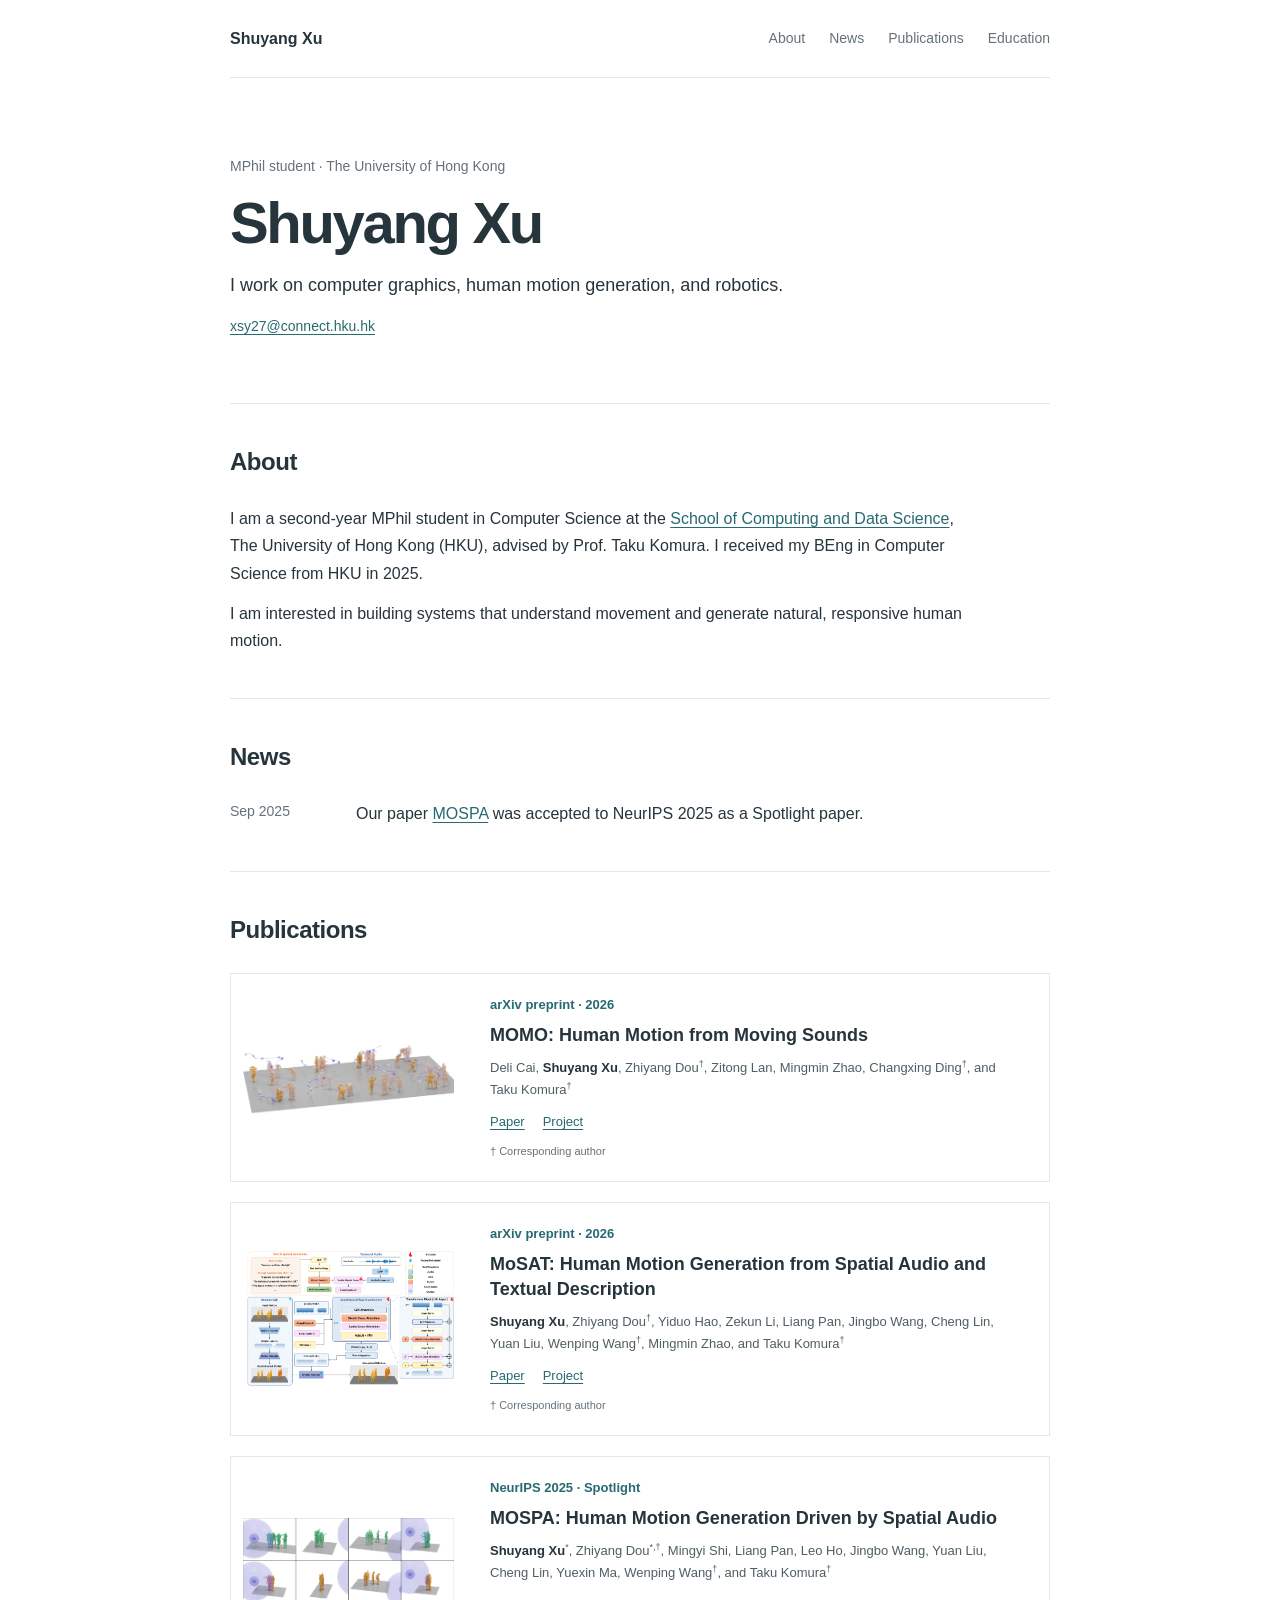
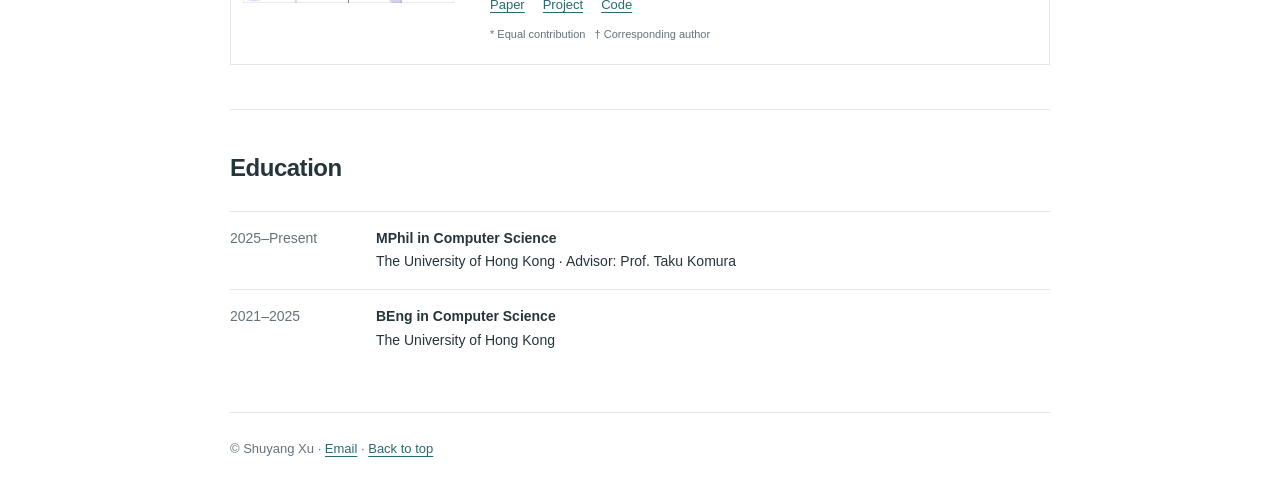
<file: index.html>
<!doctype html>
<html lang="en">
<head>
  <meta charset="utf-8">
  <meta name="viewport" content="width=device-width, initial-scale=1">
  <meta name="description" content="I am an MPhil student at the University of Hong Kong working on computer graphics, human motion, and robotics.">
  <title>Shuyang Xu</title>
  <link rel="stylesheet" href="style.css?v=20261015-3">
</head>
<body>
  <div class="page" id="top">
    <header class="site-header">
      <a class="site-name" href="#top">Shuyang Xu</a>
      <nav aria-label="Main navigation">
        <a href="#about">About</a>
        <a href="#news">News</a>
        <a href="#publications">Publications</a>
        <a href="#education">Education</a>
      </nav>
    </header>

    <main>
      <section class="intro" aria-labelledby="intro-title">
        <p class="role">MPhil student · The University of Hong Kong</p>
        <h1 id="intro-title">Shuyang Xu</h1>
        <p>I work on computer graphics, human motion generation, and robotics.</p>
        <a href="mailto:xsy27@connect.hku.hk">xsy27@connect.hku.hk</a>
      </section>

      <section class="section" id="about" aria-labelledby="about-title">
        <h2 id="about-title">About</h2>
        <p>I am a second-year MPhil student in Computer Science at the <a href="https://www.cds.hku.hk/" target="_blank" rel="noopener noreferrer">School of Computing and Data Science</a>, The University of Hong Kong (HKU), advised by Prof. Taku Komura. I received my BEng in Computer Science from HKU in 2025.</p>
        <p>I am interested in building systems that understand movement and generate natural, responsive human motion.</p>
      </section>

      <section class="section" id="news" aria-labelledby="news-title">
        <h2 id="news-title">News</h2>
        <div class="news-item">
          <time datetime="2025-09">Sep 2025</time>
          <p>Our paper <a href="#mospa">MOSPA</a> was accepted to NeurIPS 2025 as a Spotlight paper.</p>
        </div>
      </section>

      <section class="section" id="publications" aria-labelledby="publications-title">
        <h2 id="publications-title">Publications</h2>
        <!-- To add another publication, copy the article block below. -->
        <article class="publication" id="momo">
          <a class="publication-image" href="https://cdlchoi.github.io/projects/MOMO/" target="_blank" rel="noopener noreferrer" aria-label="Visit the MOMO project page">
            <img src="momo-teaser.png" alt="MOMO examples of human reactions to moving sound sources, with sound and motion trajectories" width="1864" height="669" loading="lazy">
          </a>
          <div class="publication-body">
            <p class="publication-venue">arXiv preprint &middot; 2026</p>
            <h3>MOMO: Human Motion from Moving Sounds</h3>
            <p class="authors">Deli Cai, <strong>Shuyang Xu</strong>, Zhiyang Dou<sup>&dagger;</sup>, Zitong Lan, Mingmin Zhao, Changxing Ding<sup>&dagger;</sup>, and Taku Komura<sup>&dagger;</sup></p>
            <p class="publication-links">
              <a href="https://arxiv.org/abs/2610.24522" target="_blank" rel="noopener noreferrer">Paper</a>
              <a href="https://cdlchoi.github.io/projects/MOMO/" target="_blank" rel="noopener noreferrer">Project</a>
            </p>
            <p class="author-note">&dagger; Corresponding author</p>
          </div>
        </article>
        <article class="publication" id="mosat">
          <a class="publication-image" href="MoSAT/" aria-label="Visit the MoSAT project page">
            <img src="mosat-white.svg" alt="MoSAT overview showing how text and spatial audio condition human motion generation" width="5155" height="3324" loading="lazy">
          </a>
          <div class="publication-body">
            <p class="publication-venue">arXiv preprint · 2026</p>
            <h3>MoSAT: Human Motion Generation from Spatial Audio and Textual Description</h3>
            <p class="authors"><strong>Shuyang Xu</strong>, Zhiyang Dou<sup>†</sup>, Yiduo Hao, Zekun Li, Liang Pan, Jingbo Wang, Cheng Lin, Yuan Liu, Wenping Wang<sup>†</sup>, Mingmin Zhao, and Taku Komura<sup>†</sup></p>
            <p class="publication-links">
              <a href="https://arxiv.org/pdf/2609.23797" target="_blank" rel="noopener noreferrer">Paper</a>
              <a href="MoSAT/">Project</a>
            </p>
            <p class="author-note">† Corresponding author</p>
          </div>
        </article>
        <article class="publication" id="mospa">
          <a class="publication-image" href="https://people.csail.mit.edu/frankzydou/projects/MOSPA/index.html" target="_blank" rel="noopener noreferrer" aria-label="MOSPA project page">
            <img src="mospa-white.svg" alt="MOSPA examples of human motion generated from spatial audio" width="3919" height="1573" loading="lazy">
          </a>
          <div class="publication-body">
            <p class="publication-venue">NeurIPS 2025 · Spotlight</p>
            <h3>MOSPA: Human Motion Generation Driven by Spatial Audio</h3>
            <p class="authors"><strong>Shuyang Xu</strong><sup>*</sup>, Zhiyang Dou<sup>*,†</sup>, Mingyi Shi, Liang Pan, Leo Ho, Jingbo Wang, Yuan Liu, Cheng Lin, Yuexin Ma, Wenping Wang<sup>†</sup>, and Taku Komura<sup>†</sup></p>
            <p class="publication-links">
              <a href="https://proceedings.neurips.cc/paper_files/paper/2025/hash/9c8df8de46c1a1b39b30b9f74be69c02-Abstract-Conference.html" target="_blank" rel="noopener noreferrer">Paper</a>
              <a href="https://people.csail.mit.edu/frankzydou/projects/MOSPA/index.html" target="_blank" rel="noopener noreferrer">Project</a>
              <a href="https://github.com/xsy27/Mospa-Acoustic-driven-Motion-Generation" target="_blank" rel="noopener noreferrer">Code</a>
            </p>
            <p class="author-note">* Equal contribution &nbsp; † Corresponding author</p>
          </div>
        </article>
      </section>

      <section class="section" id="education" aria-labelledby="education-title">
        <h2 id="education-title">Education</h2>
        <div class="education-item"><span>2025–Present</span><div><strong>MPhil in Computer Science</strong><br>The University of Hong Kong · Advisor: Prof. Taku Komura</div></div>
        <div class="education-item"><span>2021–2025</span><div><strong>BEng in Computer Science</strong><br>The University of Hong Kong</div></div>
      </section>
    </main>

    <footer>© Shuyang Xu · <a href="mailto:xsy27@connect.hku.hk">Email</a> · <a href="#top">Back to top</a></footer>
  </div>
</body>
</html>
</file>
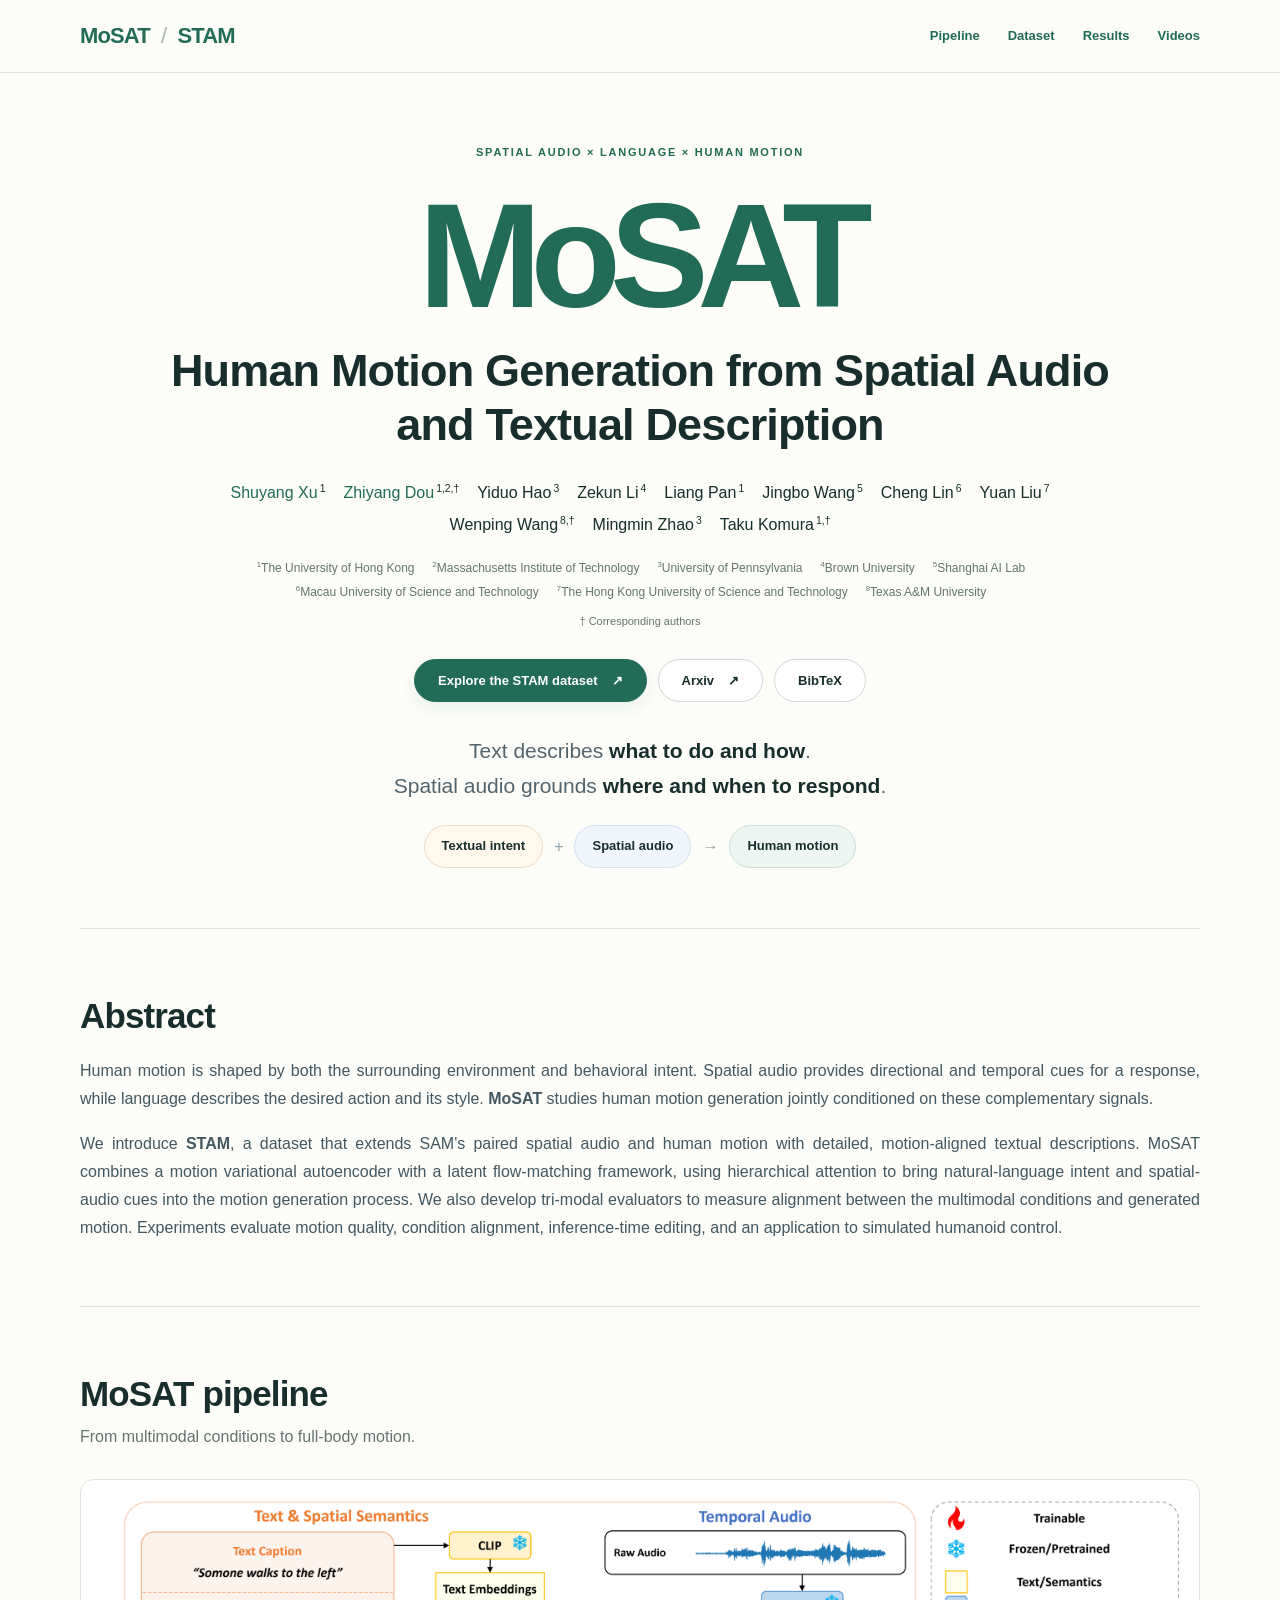
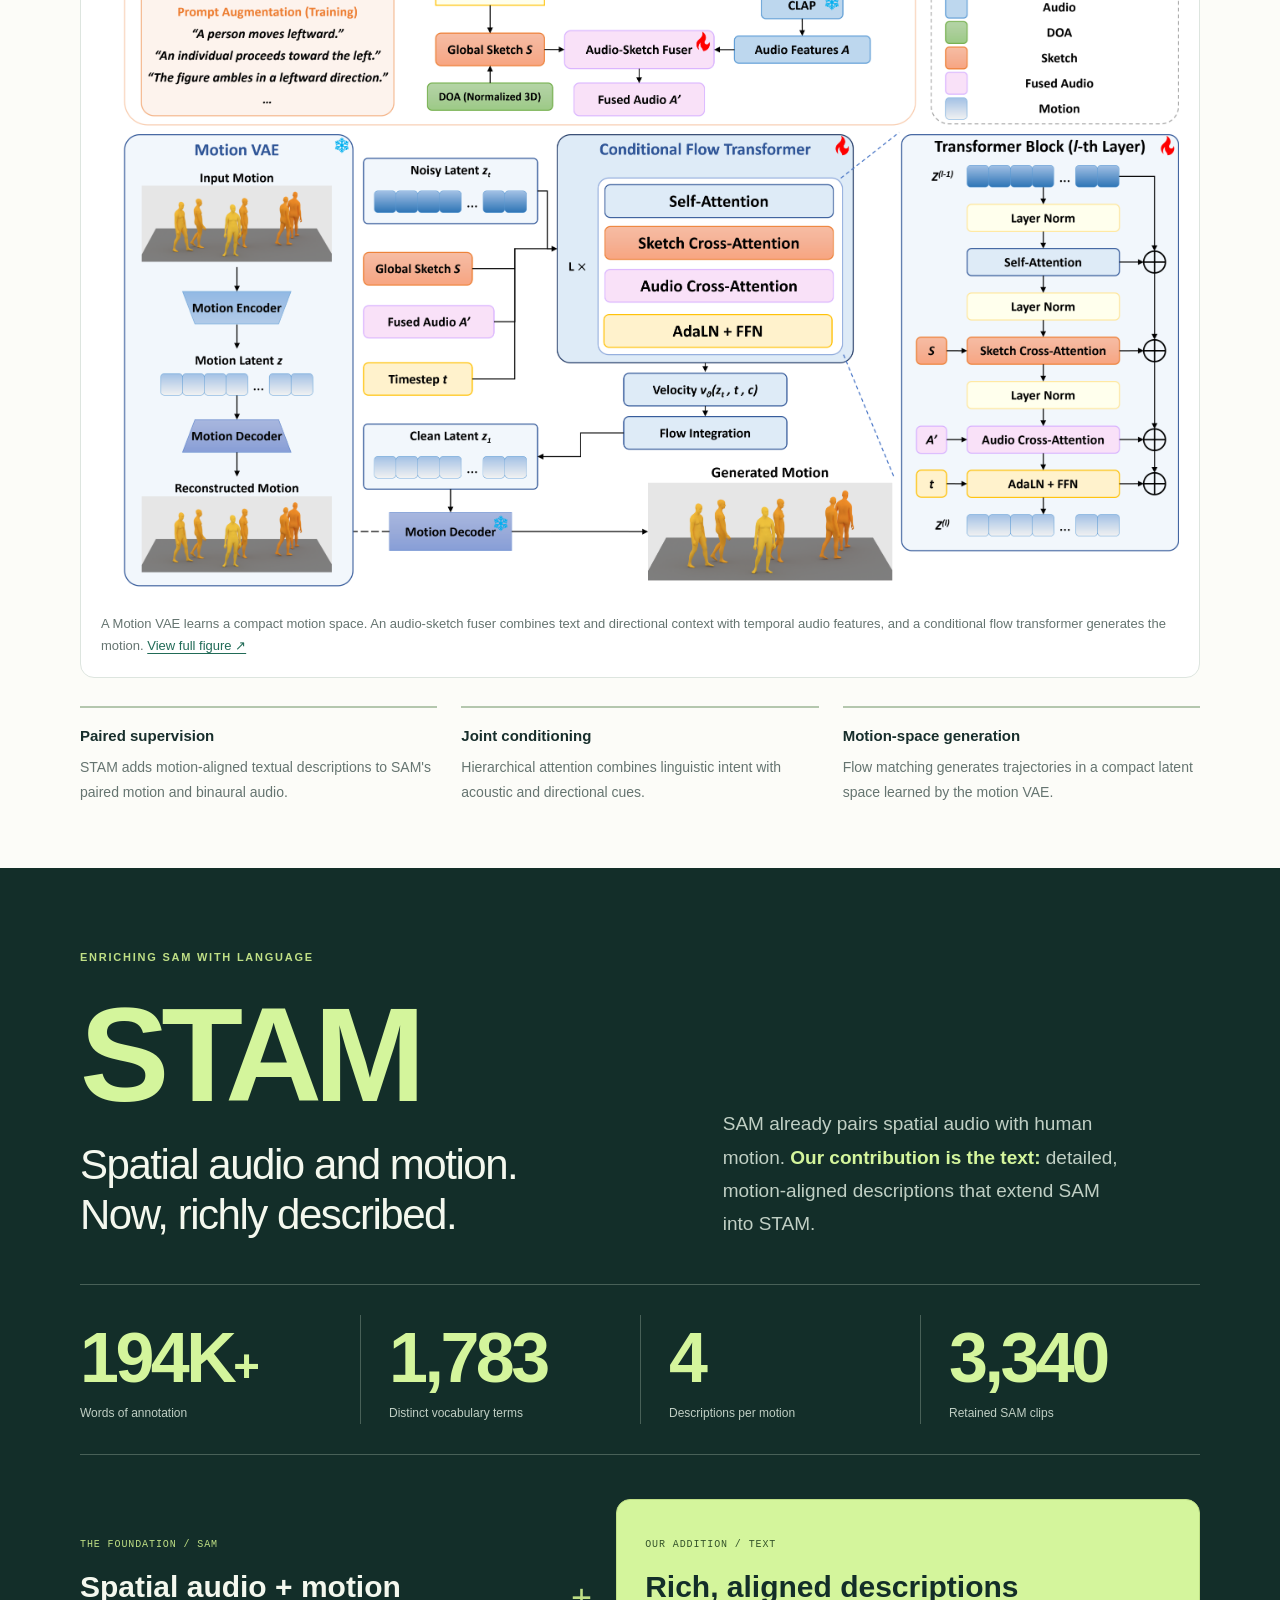
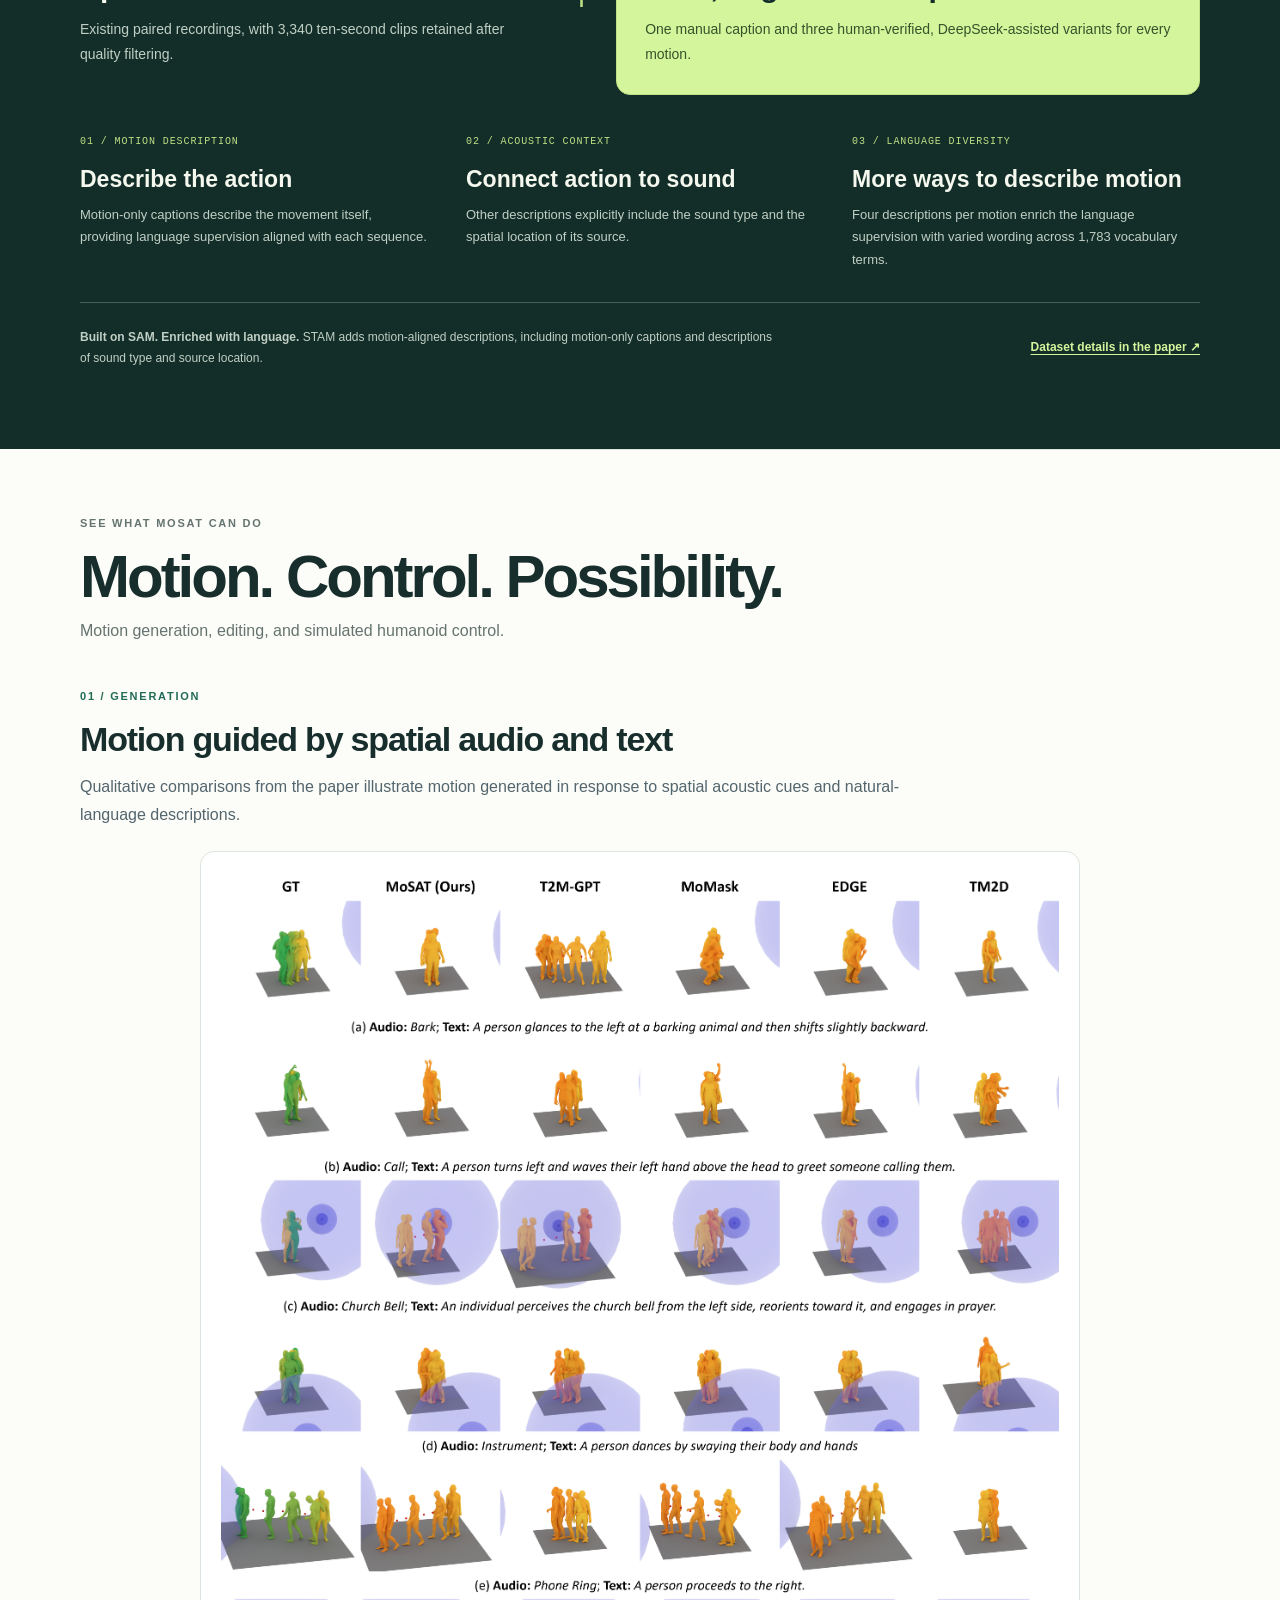
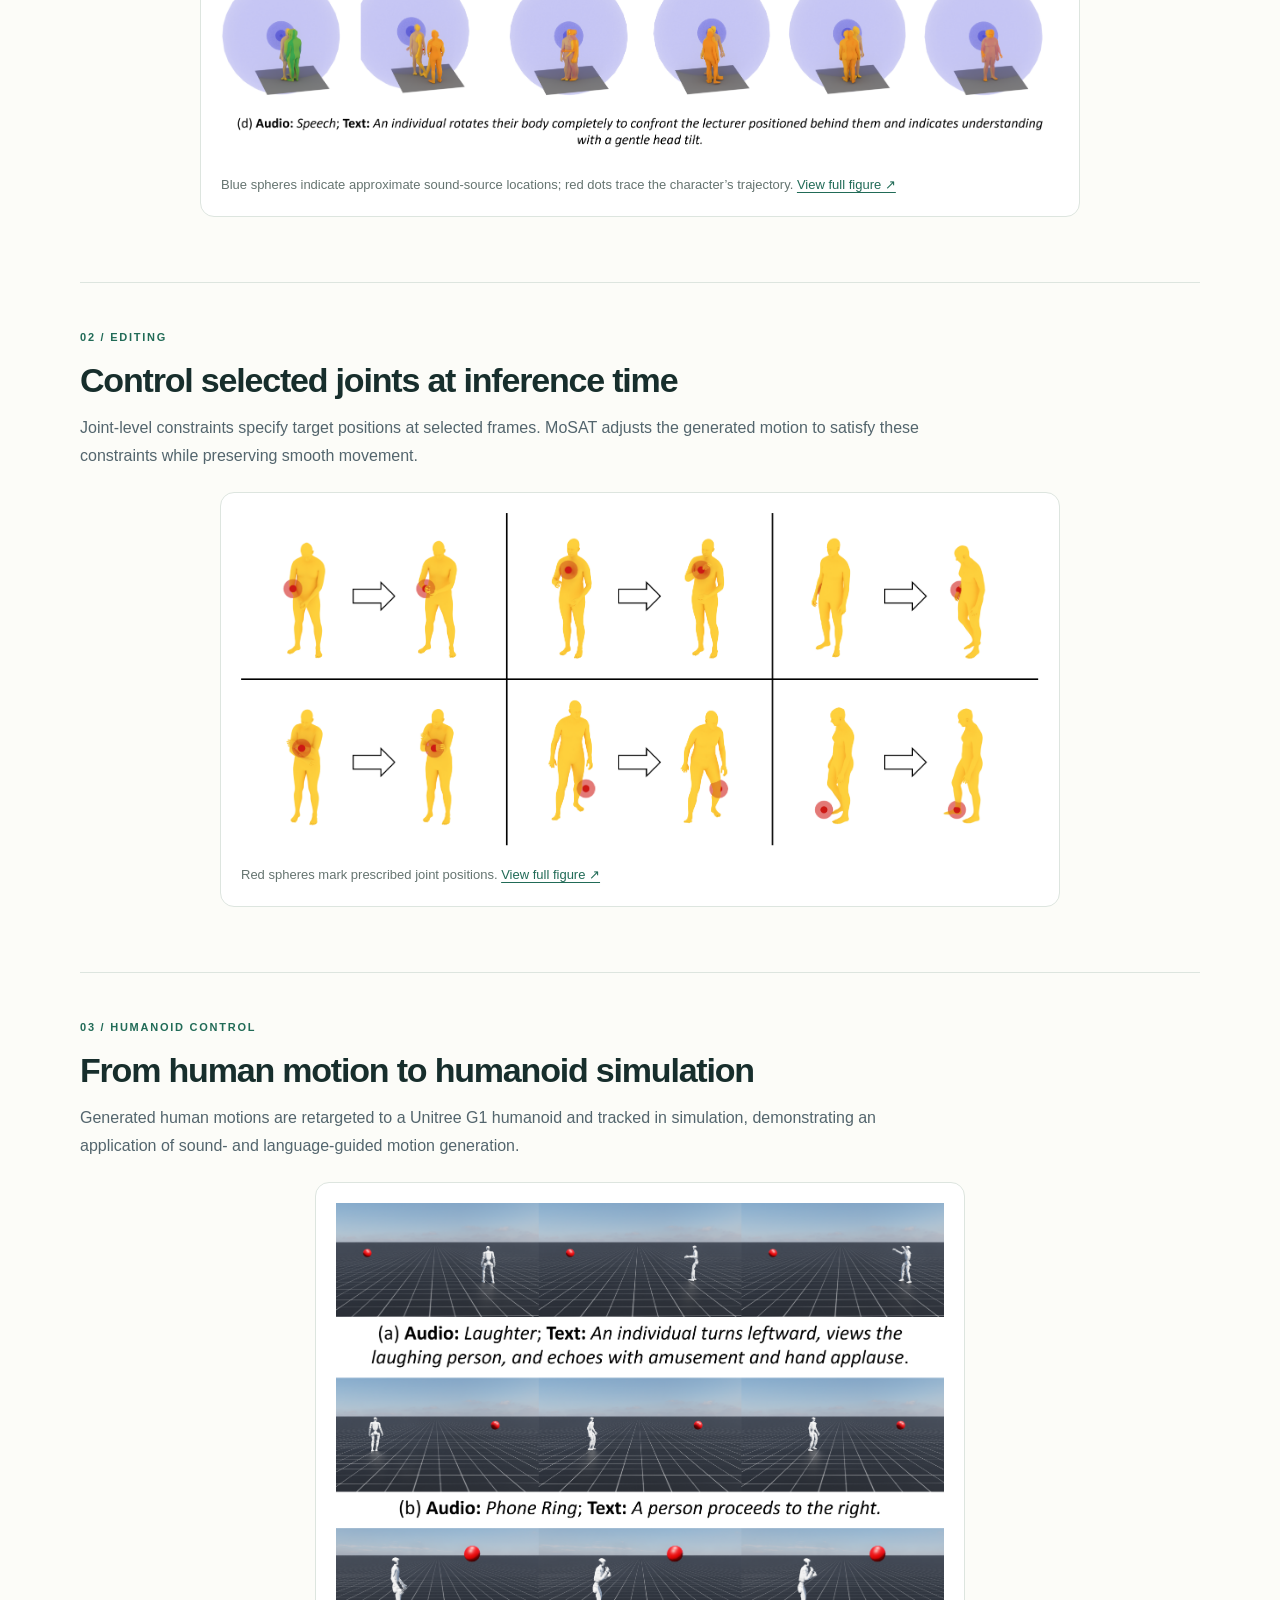
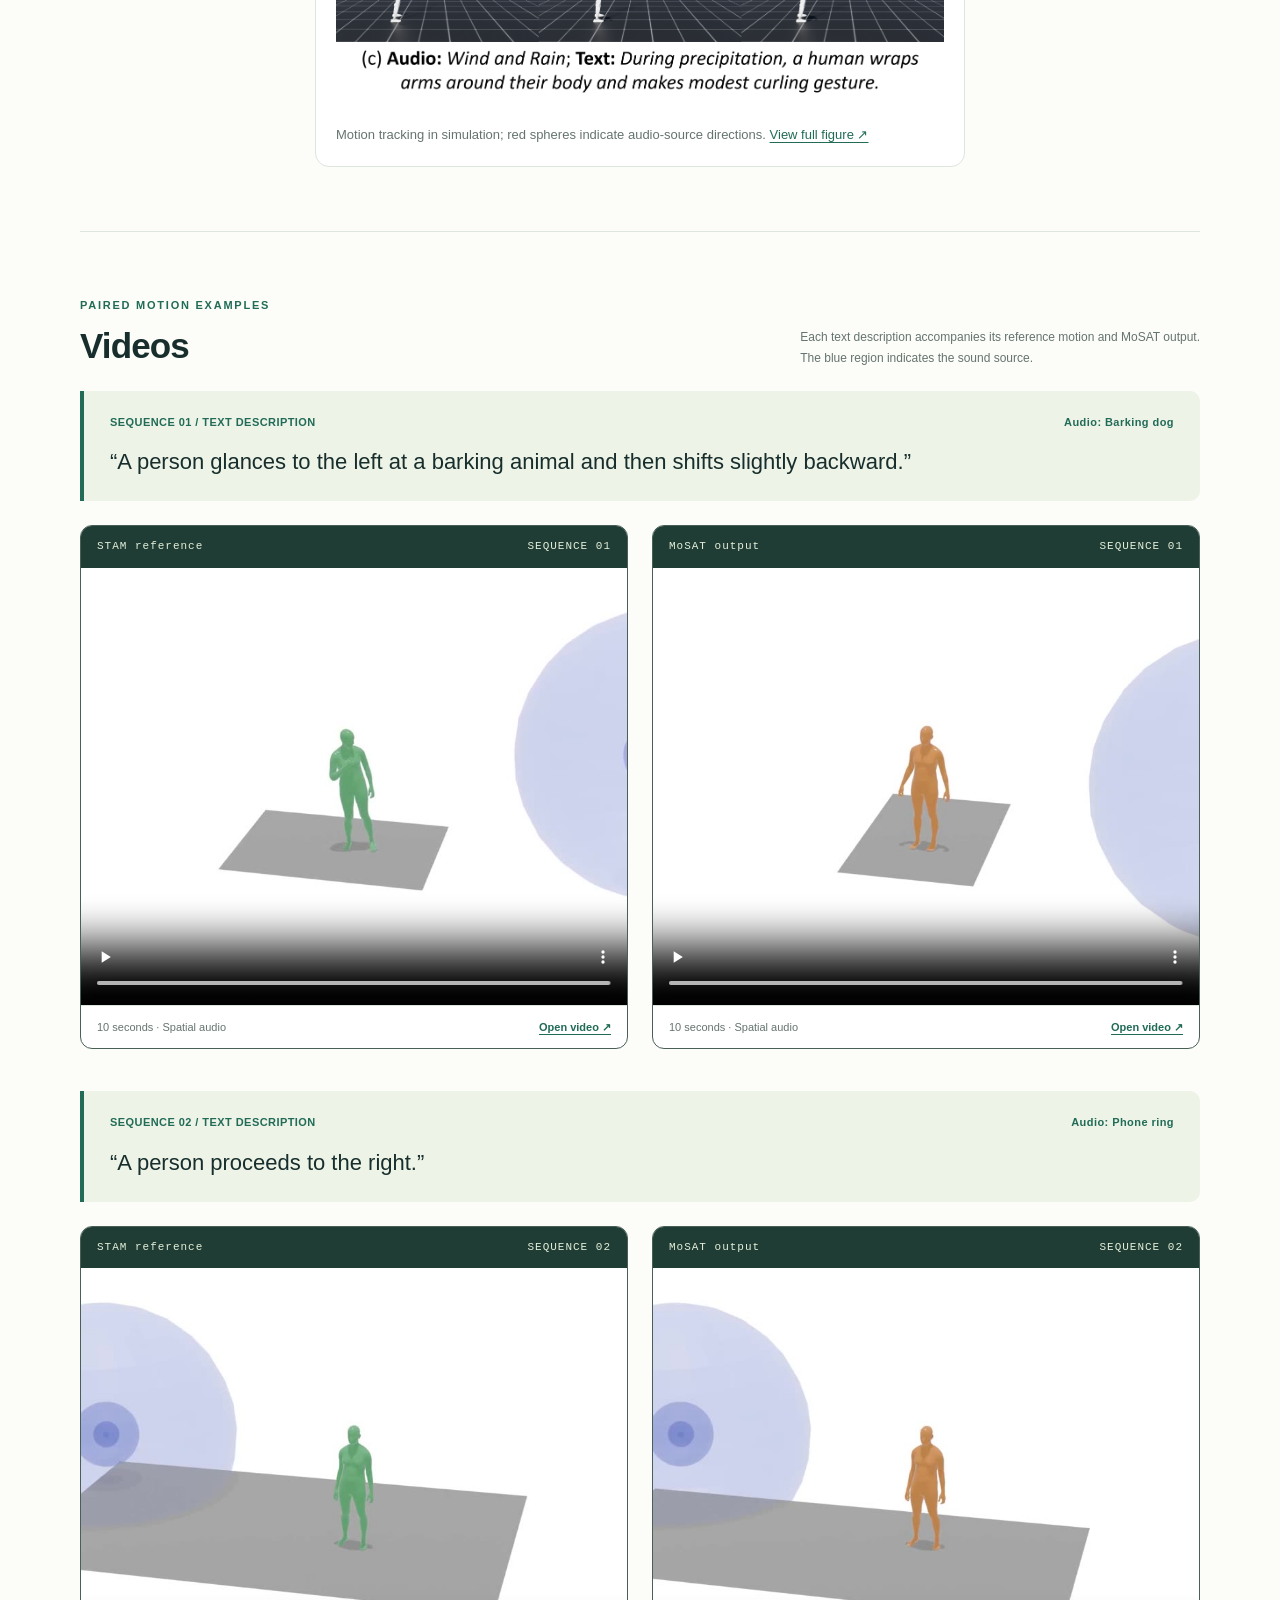
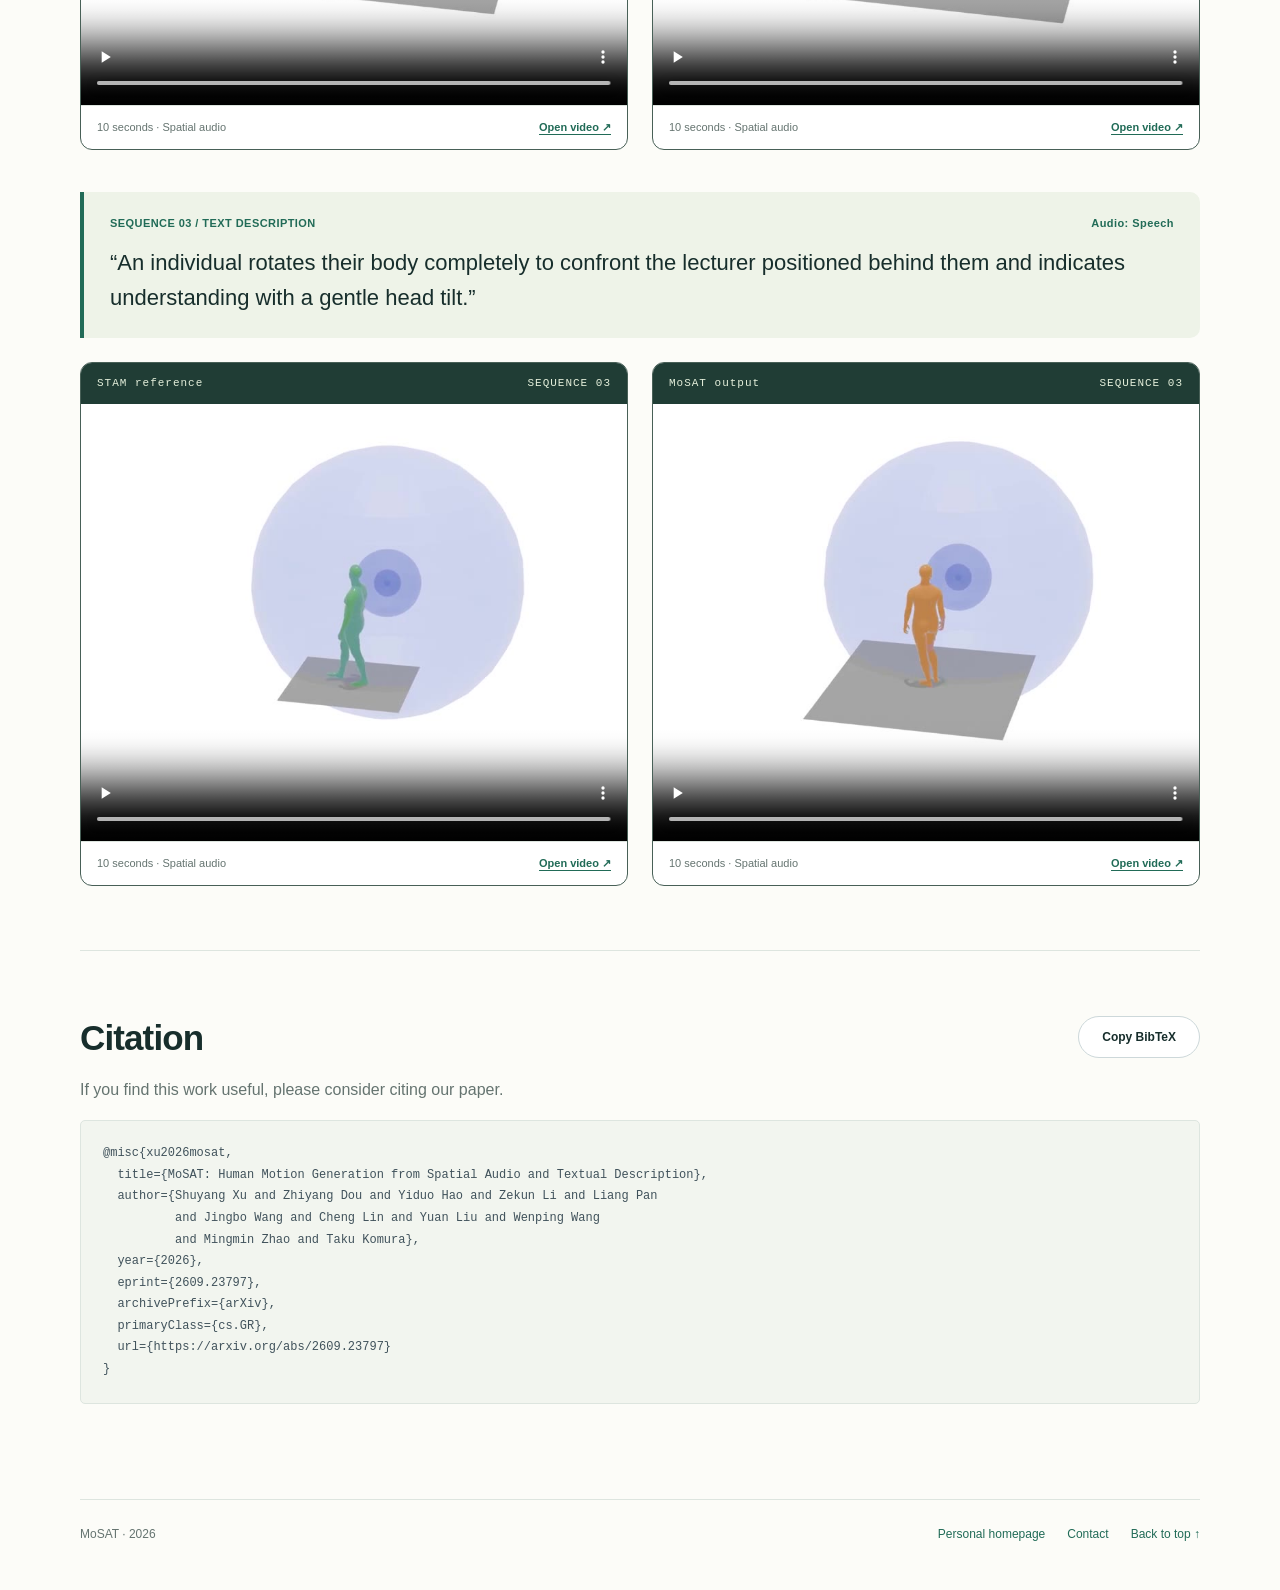
<file: MoSAT/index.html>
<!doctype html>
<html lang="en">
<head>
  <meta charset="utf-8">
  <meta name="viewport" content="width=device-width, initial-scale=1">
  <meta name="color-scheme" content="light">
  <meta name="description" content="MoSAT generates human motion jointly conditioned on spatial audio and natural-language descriptions. Explore STAM: rich text annotations extending SAM's paired spatial audio and motion.">
  <meta property="og:title" content="MoSAT: Human Motion Generation from Spatial Audio and Textual Description">
  <meta property="og:description" content="Human motion generation guided by spatial audio and natural-language intent.">
  <meta property="og:type" content="website">
  <meta property="og:url" content="https://xsy27.github.io/MoSAT/">
  <title>MoSAT — Human Motion Generation from Spatial Audio and Textual Description</title>
  <link rel="canonical" href="https://xsy27.github.io/MoSAT/">
  <link rel="stylesheet" href="style.css?v=7">
  <script src="script.js?v=7" defer></script>
</head>
<body>
  <a class="skip-link" href="#main">Skip to content</a>
  <header class="site-header"><nav class="container nav-bar" aria-label="Main navigation"><a class="wordmark" href="#main">MoSAT<span> / </span>STAM</a><div><a href="#overview">Pipeline</a><a href="#dataset">Dataset</a><a href="#results">Results</a><a href="#videos">Videos</a></div></nav></header>
  <main id="main">
    <section class="hero container" aria-labelledby="project-title">
      <p class="eyebrow">Spatial audio &times; language &times; human motion</p>
      <h1 id="project-title"><span class="project-name">MoSAT</span><span class="project-subtitle">Human Motion Generation from Spatial Audio and Textual Description</span></h1>
      <div class="author-list" aria-label="Authors">
        <span><a href="../index.html">Shuyang Xu</a><sup>1</sup></span>
        <span><a href="https://frank-zy-dou.github.io/" target="_blank" rel="noopener noreferrer">Zhiyang Dou</a><sup>1,2,†</sup></span>
        <span>Yiduo Hao<sup>3</sup></span>
        <span>Zekun Li<sup>4</sup></span>
        <span>Liang Pan<sup>1</sup></span>
        <span>Jingbo Wang<sup>5</sup></span>
        <span>Cheng Lin<sup>6</sup></span>
        <span>Yuan Liu<sup>7</sup></span>
        <span>Wenping Wang<sup>8,†</sup></span>
        <span>Mingmin Zhao<sup>3</sup></span>
        <span>Taku Komura<sup>1,†</sup></span>
      </div>
      <div class="affiliations">
        <span><sup>1</sup>The University of Hong Kong</span>
        <span><sup>2</sup>Massachusetts Institute of Technology</span>
        <span><sup>3</sup>University of Pennsylvania</span>
        <span><sup>4</sup>Brown University</span>
        <span><sup>5</sup>Shanghai AI Lab</span>
        <span><sup>6</sup>Macau University of Science and Technology</span>
        <span><sup>7</sup>The Hong Kong University of Science and Technology</span>
        <span><sup>8</sup>Texas A&amp;M University</span>
      </div>
      <p class="author-note">† Corresponding authors</p>
      <div class="resource-links">
        <a class="button primary dataset-button" href="#dataset">Explore the STAM dataset <span aria-hidden="true">&nearr;</span></a>
        <a class="button" href="https://arxiv.org/pdf/2609.23797" target="_blank" rel="noopener noreferrer">Arxiv <span aria-hidden="true">↗</span></a>
        <a class="button" href="#citation">BibTeX</a>
      </div>
      <p class="project-summary">Text describes <strong>what to do and how</strong>.<br>Spatial audio grounds <strong>where and when to respond</strong>.</p>
      <div class="conditioning" aria-label="Text and spatial audio jointly guide human motion generation">
        <span class="condition text-condition">Textual intent</span>
        <span class="join" aria-hidden="true">+</span>
        <span class="condition audio-condition">Spatial audio</span>
        <span class="join" aria-hidden="true">→</span>
        <span class="condition motion-condition">Human motion</span>
      </div>
    </section>

    <section class="section container abstract-section" id="abstract" aria-labelledby="abstract-title">
      <h2 id="abstract-title">Abstract</h2>
      <div class="reading-width">
        <p>Human motion is shaped by both the surrounding environment and behavioral intent. Spatial audio provides directional and temporal cues for a response, while language describes the desired action and its style. <strong>MoSAT</strong> studies human motion generation jointly conditioned on these complementary signals.</p>
        <p>We introduce <strong>STAM</strong>, a dataset that extends SAM's paired spatial audio and human motion with detailed, motion-aligned textual descriptions. MoSAT combines a motion variational autoencoder with a latent flow-matching framework, using hierarchical attention to bring natural-language intent and spatial-audio cues into the motion generation process. We also develop tri-modal evaluators to measure alignment between the multimodal conditions and generated motion. Experiments evaluate motion quality, condition alignment, inference-time editing, and an application to simulated humanoid control.</p>
      </div>
    </section>

    <section class="section container" id="overview" aria-labelledby="overview-title">
      <div class="section-heading"><h2 id="overview-title">MoSAT pipeline</h2><p>From multimodal conditions to full-body motion.</p></div>
      <figure class="paper-figure">
        <a href="assets/overview.svg" target="_blank" rel="noopener noreferrer" aria-label="Open the full MoSAT architecture figure">
          <img src="assets/overview.svg" width="5155" height="3324" alt="MoSAT architecture: a Motion VAE compresses motion; text, sound-source direction, and temporal audio features condition a flow-matching transformer" loading="lazy">
        </a>
        <figcaption>A Motion VAE learns a compact motion space. An audio-sketch fuser combines text and directional context with temporal audio features, and a conditional flow transformer generates the motion. <a href="assets/overview.svg" target="_blank" rel="noopener noreferrer">View full figure ↗</a></figcaption>
      </figure>
      <div class="method-notes">
        <div><h3>Paired supervision</h3><p>STAM adds motion-aligned textual descriptions to SAM's paired motion and binaural audio.</p></div>
        <div><h3>Joint conditioning</h3><p>Hierarchical attention combines linguistic intent with acoustic and directional cues.</p></div>
        <div><h3>Motion-space generation</h3><p>Flow matching generates trajectories in a compact latent space learned by the motion VAE.</p></div>
      </div>
    </section>

    <section class="dataset-wrap" id="dataset" aria-labelledby="dataset-title">
      <div class="container">
        <div class="dataset-heading"><div><p class="eyebrow">Enriching SAM with language</p><h2 id="dataset-title">STAM<span>Spatial audio and motion.<br>Now, richly described.</span></h2></div><p class="dataset-intro">SAM already pairs spatial audio with human motion. <strong>Our contribution is the text:</strong> detailed, motion-aligned descriptions that extend SAM into STAM.</p></div>
        <dl class="dataset-stats"><div><dt>Words of annotation</dt><dd>194K<span>+</span></dd></div><div><dt>Distinct vocabulary terms</dt><dd>1,783</dd></div><div><dt>Descriptions per motion</dt><dd>4</dd></div><div><dt>Retained SAM clips</dt><dd>3,340</dd></div></dl>
        <div class="dataset-extension" aria-label="STAM extends SAM with text annotations">
          <div class="sam-foundation"><span class="modality-number">THE FOUNDATION / SAM</span><h3>Spatial audio + motion</h3><p>Existing paired recordings, with 3,340 ten-second clips retained after quality filtering.</p></div>
          <span class="extension-plus" aria-hidden="true">+</span>
          <div class="text-contribution"><span class="modality-number">OUR ADDITION / TEXT</span><h3>Rich, aligned descriptions</h3><p>One manual caption and three human-verified, DeepSeek-assisted variants for every motion.</p></div>
        </div>
        <div class="modality-grid annotation-details"><article><span class="modality-number">01 / MOTION DESCRIPTION</span><h3>Describe the action</h3><p>Motion-only captions describe the movement itself, providing language supervision aligned with each sequence.</p></article><article><span class="modality-number">02 / ACOUSTIC CONTEXT</span><h3>Connect action to sound</h3><p>Other descriptions explicitly include the sound type and the spatial location of its source.</p></article><article><span class="modality-number">03 / LANGUAGE DIVERSITY</span><h3>More ways to describe motion</h3><p>Four descriptions per motion enrich the language supervision with varied wording across 1,783 vocabulary terms.</p></article></div>
        <div class="dataset-note"><p><strong>Built on SAM. Enriched with language.</strong> STAM adds motion-aligned descriptions, including motion-only captions and descriptions of sound type and source location.</p><a href="https://arxiv.org/pdf/2609.23797" target="_blank" rel="noopener noreferrer">Dataset details in the paper &nearr;</a></div>
      </div>
    </section>

    <section class="section container" id="results" aria-labelledby="results-title">
      <div class="section-heading"><p class="eyebrow">See what MoSAT can do</p><h2 id="results-title">Motion. Control. Possibility.</h2><p>Motion generation, editing, and simulated humanoid control.</p></div>
      <section class="result-panel" id="panel-generation" aria-labelledby="generation-title">
        <p class="eyebrow">01 / Generation</p>
        <h3 id="generation-title">Motion guided by spatial audio and text</h3>
        <p class="result-description">Qualitative comparisons from the paper illustrate motion generated in response to spatial acoustic cues and natural-language descriptions.</p>
        <figure class="paper-figure result-figure">
          <a href="assets/qualitative.svg" target="_blank" rel="noopener noreferrer" aria-label="Open the full qualitative comparison figure"><img src="assets/qualitative.svg" width="3898" height="4113" alt="Qualitative motion comparisons across multiple scenarios, with human motion sequences and blue spatial sound-source regions" loading="lazy"></a>
          <figcaption>Blue spheres indicate approximate sound-source locations; red dots trace the character’s trajectory. <a href="assets/qualitative.svg" target="_blank" rel="noopener noreferrer">View full figure ↗</a></figcaption>
        </figure>
      </section>
      <section class="result-panel" id="panel-editing" aria-labelledby="editing-title">
        <p class="eyebrow">02 / Editing</p>
        <h3 id="editing-title">Control selected joints at inference time</h3>
        <p class="result-description">Joint-level constraints specify target positions at selected frames. MoSAT adjusts the generated motion to satisfy these constraints while preserving smooth movement.</p>
        <figure class="paper-figure result-figure">
          <a href="assets/editing.svg" target="_blank" rel="noopener noreferrer" aria-label="Open the full joint-editing figure"><img src="assets/editing.svg" width="3746" height="1563" alt="Six examples of joint-constraint editing with red spheres marking target positions before and after motion adjustment" loading="lazy"></a>
          <figcaption>Red spheres mark prescribed joint positions. <a href="assets/editing.svg" target="_blank" rel="noopener noreferrer">View full figure ↗</a></figcaption>
        </figure>
      </section>
      <section class="result-panel" id="panel-humanoid" aria-labelledby="humanoid-title">
        <p class="eyebrow">03 / Humanoid control</p>
        <h3 id="humanoid-title">From human motion to humanoid simulation</h3>
        <p class="result-description">Generated human motions are retargeted to a Unitree G1 humanoid and tracked in simulation, demonstrating an application of sound- and language-guided motion generation.</p>
        <figure class="paper-figure result-figure">
          <a href="assets/humanoid.svg" target="_blank" rel="noopener noreferrer" aria-label="Open the full simulated humanoid-control figure"><img src="assets/humanoid.svg" width="2771" height="2294" alt="Unitree G1 humanoid in simulation tracking three motions generated from paired spatial audio and text" loading="lazy"></a>
          <figcaption>Motion tracking in simulation; red spheres indicate audio-source directions. <a href="assets/humanoid.svg" target="_blank" rel="noopener noreferrer">View full figure ↗</a></figcaption>
        </figure>
      </section>
    </section>

    <section class="section container videos-section" id="videos" aria-labelledby="videos-title">
        <div class="reel-heading"><div><p class="eyebrow">Paired motion examples</p><h2 id="videos-title">Videos</h2></div><p>Each text description accompanies its reference motion and MoSAT output.<br>The blue region indicates the sound source.</p></div>
        <div class="video-grid" aria-label="Three reference and generated motion pairs">
          <!-- Caption variant cross-checked against the source presentation figures; sequence 0042112. -->
          <div class="sequence-description" id="description-0042112">
            <div class="sequence-meta"><span>SEQUENCE 01 / TEXT DESCRIPTION</span><span>Audio: Barking dog</span></div>
            <blockquote>&ldquo;A person glances to the left at a barking animal and then shifts slightly backward.&rdquo;</blockquote>
          </div>
          <figure class="motion-reel">
            <div class="reel-topline"><span>STAM reference</span><span>SEQUENCE 01</span></div>
            <video controls playsinline loop preload="metadata" poster="assets/0042112-reference.jpg" aria-label="STAM reference, sequence 1" aria-describedby="description-0042112"><source src="assets/videos/0042112-reference.webm" type="video/webm"><source src="assets/videos/0042112-reference.mp4" type="video/mp4">Use Open video below to watch this clip.</video>
            <figcaption><span>10 seconds &middot; Spatial audio</span><a href="assets/videos/0042112-reference.mp4" target="_blank" rel="noopener">Open video &nearr;</a></figcaption>
            <p class="video-error" role="status" hidden>Video unavailable in this preview. Use Open video, or open this page in a regular browser.</p>
          </figure>
          <figure class="motion-reel">
            <div class="reel-topline"><span>MoSAT output</span><span>SEQUENCE 01</span></div>
            <video controls playsinline loop preload="metadata" poster="assets/0042112-generated.jpg" aria-label="MoSAT output, sequence 1" aria-describedby="description-0042112"><source src="assets/videos/0042112-generated.webm" type="video/webm"><source src="assets/videos/0042112-generated.mp4" type="video/mp4">Use Open video below to watch this clip.</video>
            <figcaption><span>10 seconds &middot; Spatial audio</span><a href="assets/videos/0042112-generated.mp4" target="_blank" rel="noopener">Open video &nearr;</a></figcaption>
            <p class="video-error" role="status" hidden>Video unavailable in this preview. Use Open video, or open this page in a regular browser.</p>
          </figure>
          <!-- Caption variant cross-checked against the source presentation figures; sequence 0591012. -->
          <div class="sequence-description" id="description-0591012">
            <div class="sequence-meta"><span>SEQUENCE 02 / TEXT DESCRIPTION</span><span>Audio: Phone ring</span></div>
            <blockquote>&ldquo;A person proceeds to the right.&rdquo;</blockquote>
          </div>
          <figure class="motion-reel">
            <div class="reel-topline"><span>STAM reference</span><span>SEQUENCE 02</span></div>
            <video controls playsinline loop preload="metadata" poster="assets/0591012-reference.jpg" aria-label="STAM reference, sequence 2" aria-describedby="description-0591012"><source src="assets/videos/0591012-reference.webm" type="video/webm"><source src="assets/videos/0591012-reference.mp4" type="video/mp4">Use Open video below to watch this clip.</video>
            <figcaption><span>10 seconds &middot; Spatial audio</span><a href="assets/videos/0591012-reference.mp4" target="_blank" rel="noopener">Open video &nearr;</a></figcaption>
            <p class="video-error" role="status" hidden>Video unavailable in this preview. Use Open video, or open this page in a regular browser.</p>
          </figure>
          <figure class="motion-reel">
            <div class="reel-topline"><span>MoSAT output</span><span>SEQUENCE 02</span></div>
            <video controls playsinline loop preload="metadata" poster="assets/0591012-generated.jpg" aria-label="MoSAT output, sequence 2" aria-describedby="description-0591012"><source src="assets/videos/0591012-generated.webm" type="video/webm"><source src="assets/videos/0591012-generated.mp4" type="video/mp4">Use Open video below to watch this clip.</video>
            <figcaption><span>10 seconds &middot; Spatial audio</span><a href="assets/videos/0591012-generated.mp4" target="_blank" rel="noopener">Open video &nearr;</a></figcaption>
            <p class="video-error" role="status" hidden>Video unavailable in this preview. Use Open video, or open this page in a regular browser.</p>
          </figure>
          <!-- Caption variant cross-checked against the source presentation figures; sequence 0713000. -->
          <div class="sequence-description" id="description-0713000">
            <div class="sequence-meta"><span>SEQUENCE 03 / TEXT DESCRIPTION</span><span>Audio: Speech</span></div>
            <blockquote>&ldquo;An individual rotates their body completely to confront the lecturer positioned behind them and indicates understanding with a gentle head tilt.&rdquo;</blockquote>
          </div>
          <figure class="motion-reel">
            <div class="reel-topline"><span>STAM reference</span><span>SEQUENCE 03</span></div>
            <video controls playsinline loop preload="metadata" poster="assets/0713000-reference.jpg" aria-label="STAM reference, sequence 3" aria-describedby="description-0713000"><source src="assets/videos/0713000-reference.webm" type="video/webm"><source src="assets/videos/0713000-reference.mp4" type="video/mp4">Use Open video below to watch this clip.</video>
            <figcaption><span>10 seconds &middot; Spatial audio</span><a href="assets/videos/0713000-reference.mp4" target="_blank" rel="noopener">Open video &nearr;</a></figcaption>
            <p class="video-error" role="status" hidden>Video unavailable in this preview. Use Open video, or open this page in a regular browser.</p>
          </figure>
          <figure class="motion-reel">
            <div class="reel-topline"><span>MoSAT output</span><span>SEQUENCE 03</span></div>
            <video controls playsinline loop preload="metadata" poster="assets/0713000-generated.jpg" aria-label="MoSAT output, sequence 3" aria-describedby="description-0713000"><source src="assets/videos/0713000-generated.webm" type="video/webm"><source src="assets/videos/0713000-generated.mp4" type="video/mp4">Use Open video below to watch this clip.</video>
            <figcaption><span>10 seconds &middot; Spatial audio</span><a href="assets/videos/0713000-generated.mp4" target="_blank" rel="noopener">Open video &nearr;</a></figcaption>
            <p class="video-error" role="status" hidden>Video unavailable in this preview. Use Open video, or open this page in a regular browser.</p>
          </figure>
        </div>
    </section>

    <section class="section container" id="citation" aria-labelledby="citation-title">
      <div class="citation-heading"><h2 id="citation-title">Citation</h2><div class="citation-actions"><button type="button" class="button small" id="copy-citation" hidden>Copy BibTeX</button></div></div>
      <p>If you find this work useful, please consider citing our paper.</p>
      <pre class="citation"><code id="bibtex">@misc{xu2026mosat,
  title={MoSAT: Human Motion Generation from Spatial Audio and Textual Description},
  author={Shuyang Xu and Zhiyang Dou and Yiduo Hao and Zekun Li and Liang Pan
          and Jingbo Wang and Cheng Lin and Yuan Liu and Wenping Wang
          and Mingmin Zhao and Taku Komura},
  year={2026},
  eprint={2609.23797},
  archivePrefix={arXiv},
  primaryClass={cs.GR},
  url={https://arxiv.org/abs/2609.23797}
}</code></pre>
      <p class="copy-status" id="copy-status" role="status" aria-live="polite"></p>
    </section>
  </main>

  <footer class="container footer"><span>MoSAT · 2026</span><div><a href="../index.html">Personal homepage</a><a href="mailto:xsy27@connect.hku.hk">Contact</a><a href="#main">Back to top ↑</a></div></footer>
</body>
</html>
</file>
<file: style.css>
:root { color-scheme: only light; --ink: #26343c; --muted: #65727a; --link: #276a71; --line: #e3e7e7; }
* { box-sizing: border-box; }
html { scroll-behavior: smooth; }
body { margin: 0; background: #fff; color: var(--ink); font: 16px/1.7 -apple-system, BlinkMacSystemFont, "Segoe UI", sans-serif; }
a { color: var(--link); text-underline-offset: 3px; }
a:hover { color: #17464c; }
a:focus-visible { outline: 2px solid var(--link); outline-offset: 3px; }
.page { width: min(820px, calc(100% - 40px)); margin: 0 auto; }
.site-header { display: flex; align-items: center; justify-content: space-between; gap: 24px; padding: 25px 0; border-bottom: 1px solid var(--line); }
.site-name { color: var(--ink); font-size: 16px; font-weight: 700; text-decoration: none; white-space: nowrap; }
nav { display: flex; flex-wrap: wrap; gap: 10px 24px; }
nav a { color: var(--muted); font-size: 14px; text-decoration: none; }
nav a:hover { color: var(--link); }
.intro { padding: 77px 0 64px; }
.role { margin: 0 0 9px; color: var(--muted); font-size: 14px; }
h1, h2, h3, p { margin-top: 0; }
h1 { margin-bottom: 12px; font-size: clamp(40px, 6vw, 58px); font-weight: 650; line-height: 1.2; letter-spacing: -.04em; }
.intro > p:not(.role) { margin-bottom: 12px; font-size: 18px; }
.intro > a { font-size: 14px; }
.section { padding: 38px 0 44px; border-top: 1px solid var(--line); scroll-margin-top: 20px; }
h2 { margin-bottom: 22px; font-size: 24px; font-weight: 650; letter-spacing: -.02em; }
.section > p { max-width: 740px; margin-bottom: 13px; }
.section > p:last-child { margin-bottom: 0; }
.news-item { display: grid; grid-template-columns: 110px 1fr; gap: 16px; }
.news-item time { color: var(--muted); font-size: 14px; white-space: nowrap; }
.news-item p { margin: 0; }
.publication { display: grid; grid-template-columns: 235px 1fr; overflow: hidden; border: 1px solid var(--line); }
.publication + .publication { margin-top: 20px; }
.publication-image { display: flex; align-items: center; justify-content: center; min-width: 0; padding: 12px; background: #fff; }
.publication-image img { display: block; width: 100%; height: auto; background-color: #fff; }
.publication-body { min-width: 0; padding: 20px 24px; }
.publication-venue { margin-bottom: 7px; color: var(--link); font-size: 13px; font-weight: 700; }
h3 { margin-bottom: 9px; font-size: 18px; line-height: 1.4; }
.authors { margin-bottom: 11px; color: #4f5e64; font-size: 13px; line-height: 1.65; }
.authors strong { color: var(--ink); }
sup { font-size: 9px; line-height: 0; }
.publication-links { display: flex; flex-wrap: wrap; gap: 18px; margin-bottom: 9px; font-size: 13px; }
.author-note { margin-bottom: 0; color: var(--muted); font-size: 11px; }
.education-item { display: grid; grid-template-columns: 130px 1fr; gap: 16px; padding: 15px 0; border-top: 1px solid var(--line); font-size: 14px; }
.education-item > span { color: var(--muted); }
.education-item strong { color: var(--ink); }
footer { padding: 25px 0 35px; border-top: 1px solid var(--line); color: var(--muted); font-size: 13px; }

@media (max-width: 650px) {
  .site-header { align-items: start; flex-direction: column; gap: 10px; }
  nav { gap: 8px 18px; }
  .intro { padding: 56px 0 50px; }
  .publication { grid-template-columns: 1fr; }
  .publication-image img { height: 200px; object-fit: contain; }
  .publication-body { padding: 19px; }
  .news-item, .education-item { grid-template-columns: 1fr; gap: 3px; }
}

@media (prefers-reduced-motion: reduce) { html { scroll-behavior: auto; } }
</file>
<file: MoSAT/style.css>
:root { color-scheme: only light; --ink: #26343c; --muted: #64727a; --accent: #276a71; --line: #e2e7e8; --soft: #f6f8f8; }
* { box-sizing: border-box; }
html { scroll-behavior: smooth; }
body { margin: 0; background: #fff; color: var(--ink); font: 16px/1.75 -apple-system, BlinkMacSystemFont, "Segoe UI", Arial, sans-serif; }
[hidden] { display: none !important; }
a { color: var(--accent); text-underline-offset: 3px; }
a:hover { color: #17474d; }
button, input { font: inherit; }
button { cursor: pointer; }
a:focus-visible, button:focus-visible, .result-panel:focus-visible { outline: 3px solid #8dbcc0; outline-offset: 4px; }
::selection { background: #d8ecea; }
.container { width: min(1060px, calc(100% - 48px)); margin-inline: auto; }
.skip-link { position: absolute; top: -100px; left: 16px; z-index: 10; padding: 8px 14px; background: white; }
.skip-link:focus { top: 12px; }
h1, h2, h3, p { margin-top: 0; }
.hero { padding-block: 65px 56px; text-align: center; }
.publication-status { margin-bottom: 13px; color: var(--muted); font-size: 13px; }
h1 { margin-bottom: 27px; line-height: 1.2; letter-spacing: -.035em; }
.project-name { display: block; margin-bottom: 14px; color: var(--accent); font-size: clamp(48px, 7vw, 68px); font-weight: 750; }
.project-subtitle { display: block; max-width: 900px; margin-inline: auto; font-size: clamp(27px, 3.8vw, 43px); font-weight: 650; }
.author-list { display: flex; flex-wrap: wrap; justify-content: center; gap: 4px 18px; max-width: 960px; margin-inline: auto; font-size: 16px; }
.author-list > span { white-space: nowrap; }
.author-list a { text-decoration: none; }
.author-list a:hover { text-decoration: underline; }
sup { margin-left: 2px; font-size: .65em; line-height: 0; }
.affiliations { display: flex; flex-wrap: wrap; justify-content: center; gap: 3px 16px; max-width: 950px; margin: 19px auto 0; color: var(--muted); font-size: 12px; }
.affiliations > span { display: inline-block; }
.author-note { margin: 9px 0 0; color: var(--muted); font-size: 11px; }
.resource-links { display: flex; justify-content: center; flex-wrap: wrap; gap: 11px; margin-top: 27px; }
.button { display: inline-flex; align-items: center; justify-content: center; gap: 14px; min-height: 43px; padding: 8px 18px; border: 1px solid #cdd8da; border-radius: 5px; background: white; color: var(--ink); font-size: 13px; font-weight: 650; line-height: 1.5; text-decoration: none; }
.button:hover { border-color: var(--accent); background: #f5f9f8; color: var(--accent); }
.button.primary { border-color: var(--accent); background: var(--accent); color: white; }
.button.primary:hover { background: #1e555b; }
.project-summary { margin: 43px auto 22px; color: #53646c; font-size: clamp(17px, 2vw, 21px); line-height: 1.65; }
.project-summary strong { color: var(--ink); font-weight: 600; }
.conditioning { display: flex; justify-content: center; flex-wrap: wrap; align-items: center; gap: 11px; }
.condition { padding: 9px 17px; border: 1px solid var(--line); border-radius: 5px; font-size: 13px; font-weight: 600; }
.text-condition { background: #fff8ed; border-color: #eddcc3; }
.audio-condition { background: #f0f6fc; border-color: #d3e1f0; }
.motion-condition { background: #edf6f2; border-color: #cce1d7; }
.join { color: #91a0a6; }
.section { padding-block: 49px 54px; border-top: 1px solid var(--line); scroll-margin-top: 24px; }
h2 { margin-bottom: 18px; font-size: 29px; font-weight: 650; line-height: 1.3; letter-spacing: -.025em; }
h3 { margin-bottom: 9px; font-size: 19px; font-weight: 650; line-height: 1.4; }
.section-heading { margin-bottom: 28px; }
.section-heading h2 { margin-bottom: 7px; }
.section-heading > p { margin-bottom: 0; color: var(--muted); }
.abstract-section .reading-width { text-align: justify; }
.reading-width p { margin-bottom: 17px; color: #435760; }
.reading-width p:last-child { margin-bottom: 0; }
.paper-figure { margin: 0; padding: 20px; border: 1px solid var(--line); border-radius: 6px; background: white; }
.paper-figure > a { display: block; background: white; }
.paper-figure img { display: block; width: 100%; height: auto; background: white; }
figcaption { margin-top: 18px; color: var(--muted); font-size: 13px; line-height: 1.7; }
figcaption a { white-space: nowrap; }
.method-notes { display: grid; grid-template-columns: repeat(3, minmax(0, 1fr)); gap: 30px; margin-top: 28px; }
.method-notes h3 { font-size: 15px; }
.method-notes p { margin-bottom: 0; color: var(--muted); font-size: 14px; }
.result-panel + .result-panel { margin-top: 36px; }
.result-description { max-width: 850px; margin-bottom: 22px; color: #53656d; }
.result-figure img { max-height: 650px; object-fit: contain; }
.citation-heading { display: flex; align-items: center; flex-wrap: wrap; justify-content: space-between; gap: 16px; margin-bottom: 16px; }
.citation-heading h2 { margin: 0; }
.citation-actions { display: flex; align-items: center; gap: 16px; }
.small { min-height: 36px; padding: 6px 13px; font-size: 12px; }
.text-link { font-size: 13px; }
#citation > p { color: var(--muted); }
.citation { max-width: 100%; overflow-x: auto; margin: 0; padding: 22px; border: 1px solid var(--line); border-radius: 5px; background: var(--soft); color: #40525b; font: 12px/1.8 Consolas, "Courier New", monospace; tab-size: 2; }
.copy-status { min-height: 22px; margin: 9px 0 0; font-size: 12px; }
.footer { display: flex; justify-content: space-between; align-items: center; flex-wrap: wrap; gap: 16px; padding-block: 24px 34px; border-top: 1px solid var(--line); color: var(--muted); font-size: 12px; }
.footer > div { display: flex; flex-wrap: wrap; gap: 22px; }
.footer a { text-decoration: none; }
@media (max-width: 680px) {
  .container { width: min(1060px, calc(100% - 32px)); }
  .hero { padding-block: 43px; }
  .author-list { gap: 4px 14px; font-size: 14px; }
  .affiliations { gap: 4px 12px; font-size: 11px; }
  .project-summary { margin-top: 32px; }
  .condition { padding: 7px 10px; font-size: 11px; }
  .conditioning { gap: 7px; }
  .section { padding-block: 37px 42px; }
  h2 { font-size: 25px; }
  .paper-figure { padding: 11px; }
  .method-notes { grid-template-columns: 1fr; gap: 20px; }
  .citation { padding: 15px; font-size: 11px; }
}
@media (prefers-reduced-motion: reduce) { html { scroll-behavior: auto; } }
/* STAM-first visual identity */
:root { --ink: #172e2c; --muted: #657470; --accent: #216b57; --line: #dde5df; --soft: #f2f5ef; }
body { background: #fcfcf8; }
.container { width: min(1120px, calc(100% - 48px)); }
.site-header { border-bottom: 1px solid var(--line); background: #fcfcf8; }
.nav-bar { display: flex; align-items: center; justify-content: space-between; min-height: 72px; gap: 24px; }
.nav-bar a { text-decoration: none; }
.wordmark { font-weight: 800; letter-spacing: -.04em; font-size: 22px; }
.wordmark span { color: #a5b3a4; margin-inline: 6px; font-weight: 400; }
.nav-bar > div { display: flex; gap: 28px; font-size: 13px; font-weight: 600; }
.hero { padding-block: 66px 58px; }
.eyebrow { color: var(--accent); font-size: 11px; font-weight: 750; letter-spacing: .16em; text-transform: uppercase; margin-bottom: 20px; }
.project-name { font-size: clamp(64px, 10vw, 100px); line-height: 1; letter-spacing: -.065em; }
.project-subtitle { max-width: 880px; font-size: clamp(27px, 3.5vw, 41px); font-weight: 600; }
.button { border-radius: 100px; padding: 11px 23px; }
.dataset-button { box-shadow: 0 6px 16px #216b5715; }
.condition { border-radius: 100px; }
.project-summary { margin-top: 32px; }
.dataset-wrap { background: #eaf0e5; padding: 70px 0; scroll-margin-top: 20px; border-block: 1px solid #d9e2d3; }
.dataset-heading { display: grid; grid-template-columns: 1.2fr 1fr; gap: 70px; align-items: end; }
.dataset-heading h2 { font-size: clamp(54px, 7vw, 78px); letter-spacing: -.06em; line-height: 1; margin-bottom: 0; }
.dataset-heading h2 span { display: block; margin-top: 18px; font-size: clamp(25px, 3vw, 36px); line-height: 1.2; letter-spacing: -.035em; font-weight: 500; }
.dataset-intro { max-width: 410px; color: #52634f; font-size: 18px; margin-bottom: 0; }
.dataset-stats { display: grid; grid-template-columns: repeat(4,1fr); margin: 40px 0 30px; padding-block: 25px; border-block: 1px solid #cbd7c6; }
.dataset-stats > div { display: flex; flex-direction: column-reverse; padding-left: 28px; border-left: 1px solid #cbd7c6; }
.dataset-stats > div:first-child { border: 0; padding-left: 0; }
.dataset-stats dt { font-size: 12px; color: #596d55; }
.dataset-stats dd { margin: 0; font-size: clamp(30px,4vw,47px); font-weight: 600; letter-spacing: -.05em; line-height: 1.25; }
.dataset-stats dd span { font-size: .65em; }
.modality-grid { display: grid; grid-template-columns: repeat(3,1fr); gap: 34px; margin-top: 36px; }
.modality-number { color: var(--accent); font: 10px/1.5 Consolas, monospace; letter-spacing: .09em; }
.modality-grid h3 { margin: 10px 0 8px; font-size: 19px; }
.modality-grid p { margin: 0; color: #5a6b55; font-size: 13px; }
.dataset-note { display: flex; align-items: center; gap: 40px; justify-content: space-between; border-top: 1px solid #cbd7c6; margin-top: 30px; padding-top: 24px; font-size: 12px; }
.dataset-note p { max-width: 700px; margin: 0; color: #5a6b55; }
.dataset-note a { flex-shrink: 0; font-weight: 650; }
.section { padding-block: 64px; }
h2 { font-size: clamp(27px,3vw,35px); }
.section-heading .eyebrow { margin-bottom: 12px; }
.paper-figure { border-radius: 14px; }
.abstract-section .reading-width { text-align: justify; max-width: none; width: 100%; }
.method-notes { gap: 24px; }
.method-notes > div { border-top: 2px solid #b4c7ae; padding-top: 17px; }
select:focus-visible, video:focus-visible { outline: 3px solid #8dbcc0; outline-offset: 4px; }
@media (max-width: 760px) {
 .dataset-heading { grid-template-columns: 1fr; gap: 25px; }
 .dataset-intro { max-width: none; font-size: 16px; }
 .dataset-stats { grid-template-columns: 1fr 1fr; gap: 22px 0; }
 .dataset-stats > div:nth-child(3) { border-left: 0; padding-left: 0; }
 .modality-grid { grid-template-columns: 1fr; gap: 23px; }
 .dataset-note { align-items: start; flex-direction: column; gap: 15px; }
 .nav-bar { min-height: 64px; gap: 15px; }
 .nav-bar > div { gap: 14px; font-size: 11px; }
 .wordmark { font-size: 18px; white-space: nowrap; }
 .wordmark span { margin-inline: 2px; }
 .dataset-wrap { padding-block: 45px; }
}
@media (max-width: 420px) {
 .container { width: calc(100% - 32px); }
 .nav-bar > div { gap: 10px; }
 .nav-bar > div a:last-child { display: none; }
 .hero { padding-top: 44px; }
}
/* A continuous, presentation-led page: every example stays visible. */
.hero { padding-block: 70px 60px; }
.project-name { font-size: clamp(82px, 13vw, 148px); font-weight: 800; letter-spacing: -.075em; }
.project-subtitle { max-width: 940px; font-size: clamp(28px, 3.7vw, 45px); }
.dataset-wrap { background: #132e29; color: #f4f8ee; border: none; padding-block: 80px; }
.dataset-wrap .eyebrow { color: #bfdf85; }
.dataset-heading { grid-template-columns: 1.2fr 1fr; }
.dataset-heading h2 { color: #d4f59c; font-size: clamp(78px, 12vw, 134px); font-weight: 800; }
.dataset-heading h2 span { color: #f4f8ee; font-size: clamp(30px, 3.4vw, 42px); font-weight: 500; }
.dataset-intro { color: #c0cfc4; font-size: 19px; }
.dataset-stats { border-color: #486057; margin-block: 44px; padding-block: 30px; }
.dataset-stats > div { border-color: #486057; }
.dataset-stats dd { font-size: clamp(42px, 6vw, 70px); color: #d4f59c; }
.dataset-stats dt { color: #c0cfc4; }
.reel-heading { display: flex; align-items: end; justify-content: space-between; gap: 25px; margin-bottom: 22px; }
.reel-heading h3 { font-size: clamp(24px,3vw,34px); letter-spacing: -.035em; margin: 0; }
.reel-heading .eyebrow { margin-bottom: 8px; }
.reel-heading > p { color: #c0cfc4; margin: 0; font-size: 12px; }
.motion-reel { margin: 0; background: white; border: 1px solid #486057; border-radius: 16px; overflow: hidden; color: var(--ink); }
.reel-topline { background: #203d35; color: #e4efdb; display: flex; justify-content: space-between; gap: 14px; padding: 16px 22px; font: 11px/1.6 Consolas, monospace; letter-spacing: .09em; }
.motion-reel video { display: block; width: 100%; aspect-ratio: 5 / 4; max-height: 640px; object-fit: contain; background: #fff; }
.motion-reel figcaption { display: flex; justify-content: space-between; gap: 18px; margin: 0; padding: 16px 22px; border-top: 1px solid var(--line); font-size: 12px; }
.motion-reel figcaption a { font-weight: 700; }
.video-error { padding: 12px 22px; margin: 0; background: #fff1d2; color: #5c421a; font-size: 13px; }
.dataset-wrap .modality-number { color: #bfdf85; }
.dataset-wrap .modality-grid { margin-top: 42px; gap: 38px; }
.dataset-wrap .modality-grid h3 { color: #f4f8ee; font-size: 23px; }
.dataset-wrap .modality-grid p, .dataset-wrap .dataset-note p { color: #c0cfc4; }
.dataset-wrap .dataset-note { border-color: #486057; }
.dataset-wrap .dataset-note a { color: #d4f59c; }
#results > .section-heading { margin-bottom: 42px; }
#results-title { font-size: clamp(35px, 5vw, 60px); line-height: 1.08; letter-spacing: -.05em; }
.result-panel > .eyebrow { margin-bottom: 10px; }
.result-panel > h3 { font-size: clamp(25px, 3vw, 34px); letter-spacing: -.035em; }
.result-panel + .result-panel { margin-top: 65px; padding-top: 45px; border-top: 1px solid var(--line); }

.result-figure img { max-height: none; }
.nav-bar > div a:last-child { display: inline; }
@media (max-width: 760px) {
 .dataset-heading { grid-template-columns: 1fr; }
 .dataset-wrap { padding-block: 48px; }
 .dataset-stats { margin-block: 32px; }
 .reel-heading { align-items: start; flex-direction: column; gap: 14px; }
 .motion-reel figcaption { flex-direction: column; gap: 8px; padding: 14px; }
 .reel-topline { flex-wrap: wrap; padding: 12px 14px; font-size: 10px; gap: 5px 16px; }
 .hero { padding-block: 44px; }
 .result-panel + .result-panel { margin-top: 40px; padding-top: 30px; }
}

/* Pair each reference with its output; keep all six clips visible. */
.video-grid { display: grid; grid-template-columns: repeat(2, minmax(0, 1fr)); gap: 24px; }
.video-grid .motion-reel { min-width: 0; border-radius: 12px; }
.video-grid .reel-topline { padding: 12px 16px; }
.video-grid video { max-height: none; }
.video-grid figcaption { padding: 12px 16px; font-size: 11px; }
#panel-editing .paper-figure { width: min(100%, 840px); margin-inline: auto; }
#panel-humanoid .paper-figure { width: min(100%, 650px); margin-inline: auto; }
#panel-generation .paper-figure { width: min(100%, 880px); margin-inline: auto; }
@media (max-width: 600px) {
 .video-grid { grid-template-columns: 1fr; gap: 18px; }
}

/* Make the added text supervision the focal point of STAM. */
.dataset-intro strong { color: #d4f59c; }
.dataset-extension { display: grid; grid-template-columns: 1fr auto 1.25fr; gap: 24px; align-items: center; }
.sam-foundation { padding: 24px 0; }
.dataset-extension h3 { font-size: clamp(22px, 2.6vw, 30px); line-height: 1.25; margin: 12px 0; }
.dataset-extension p { margin: 0; font-size: 14px; color: #c0cfc4; }
.extension-plus { color: #bfdf85; font-size: 36px; font-weight: 300; }
.text-contribution { padding: 28px; border: 1px solid #bfdf85; border-radius: 14px; background: #d4f59c; color: #132e29; }
.dataset-wrap .text-contribution .modality-number { color: #35542b; }
.text-contribution p { color: #35542b; }
.dataset-wrap .annotation-details { margin: 30px 0 48px; padding-bottom: 36px; border-bottom: 1px solid #486057; }
@media (max-width: 760px) {
 .dataset-extension { grid-template-columns: 1fr; gap: 12px; }
 .sam-foundation { padding: 0; }
 .extension-plus { line-height: 1; }
 .text-contribution { padding: 22px; }
}

.videos-section .reel-heading > p { color: var(--muted); }
.videos-section .reel-heading h2 { margin-bottom: 0; }
.dataset-wrap .annotation-details { margin-bottom: 0; padding-bottom: 0; border-bottom: 0; }

.sequence-description { grid-column: 1 / -1; padding: 22px 26px; background: #eef3e8; border-left: 4px solid var(--accent); border-radius: 0 10px 10px 0; }
.sequence-description:not(:first-child) { margin-top: 18px; }
.sequence-meta { display: flex; justify-content: space-between; flex-wrap: wrap; gap: 8px 18px; color: var(--accent); font-size: 11px; font-weight: 650; letter-spacing: .04em; }
.sequence-description blockquote { margin: 12px 0 0; color: var(--ink); font-size: clamp(17px, 2vw, 22px); font-weight: 500; line-height: 1.6; }
@media (max-width: 600px) {
 .sequence-description { padding: 18px; }
}
</file>
